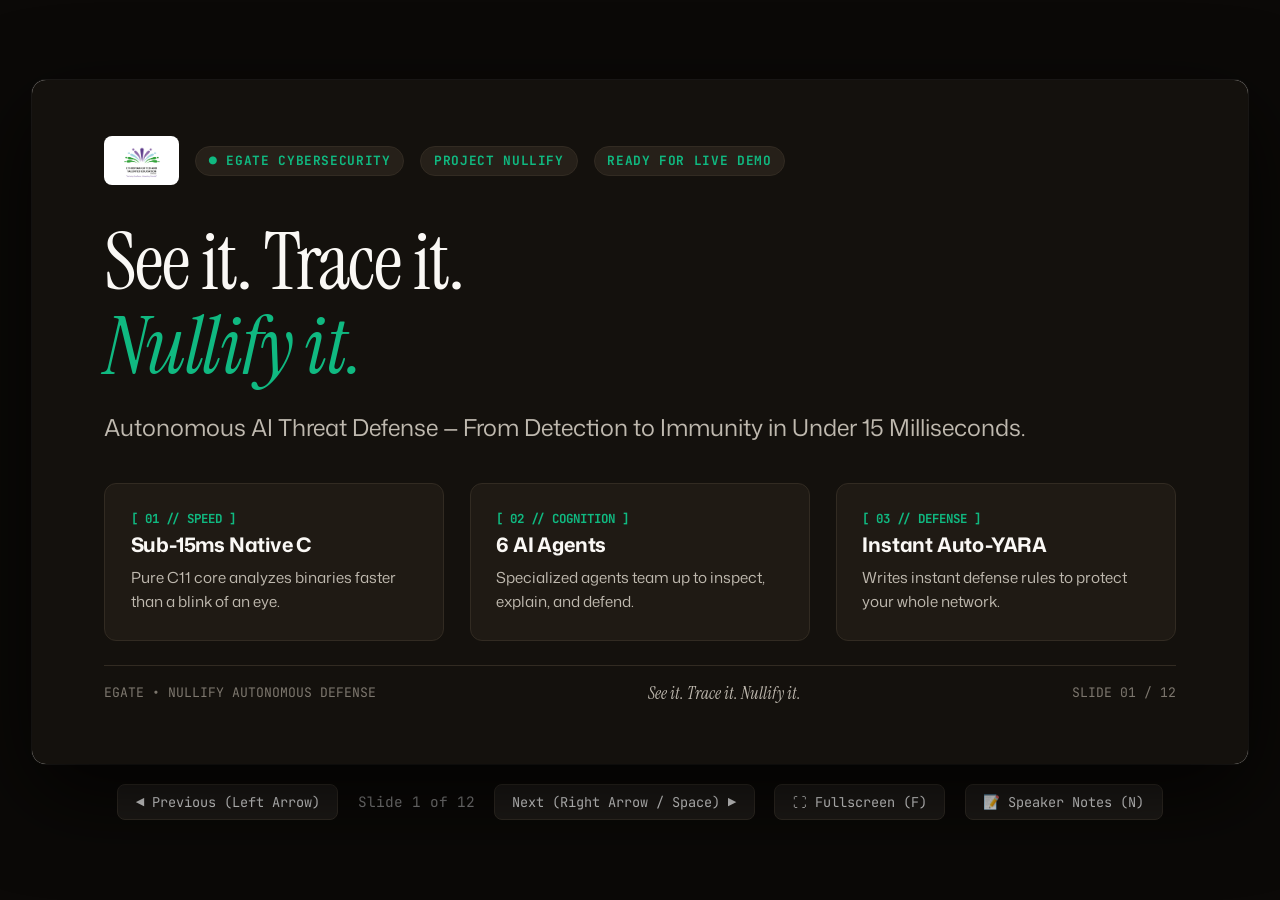
<file: presentation/index.html>
<!DOCTYPE html>
<html lang="en">
<head>
  <meta charset="UTF-8">
  <meta name="viewport" content="width=device-width, initial-scale=1.0">
  <title>EGATE &amp; NULLIFY — Presentation to the Judges</title>
  <link rel="preconnect" href="https://fonts.googleapis.com">
  <link rel="preconnect" href="https://fonts.gstatic.com" crossorigin>
  <link href="https://fonts.googleapis.com/css2?family=Instrument+Serif:ital@0;1&family=Mona+Sans:ital,wght@0,200..900;1,200..900&family=JetBrains+Mono:wght@400;500;600;700&display=swap" rel="stylesheet">
  <style>
    :root {
      --bg-cream: #fbf8f3;
      --bg-charcoal: #14110d;
      --bg-dark-card: #1f1a14;
      --bg-white: #ffffff;
      --bg-card-subtle: #f5f1ea;
      
      --text-dark: #14110d;
      --text-muted: #555048;
      --text-subtle: #827c73;
      
      --text-light: #faf8f5;
      --text-light-muted: #bfb9af;
      --text-light-subtle: #7d776e;
      
      --border-light: #e2dcd2;
      --border-dark: #322b22;
      
      --accent-emerald: #10b981;
      --accent-emerald-dark: #059669;
      --accent-emerald-bg: #ecfdf5;
      
      --accent-crimson: #dc2626;
      --accent-crimson-bg: #fef2f2;
      
      --accent-amber: #d97706;
      --accent-amber-bg: #fffbeb;
      
      --accent-blue: #2563eb;
      --accent-blue-bg: #eff6ff;

      --font-display: 'Instrument Serif', Georgia, serif;
      --font-heading: 'Mona Sans', -apple-system, BlinkMacSystemFont, sans-serif;
      --font-body: 'Mona Sans', -apple-system, BlinkMacSystemFont, sans-serif;
      --font-mono: 'JetBrains Mono', monospace;
    }

    * {
      box-sizing: border-box;
      margin: 0;
      padding: 0;
    }

    body {
      background-color: #0b0907;
      color: var(--text-dark);
      font-family: var(--font-body);
      overflow: hidden;
      height: 100vh;
      display: flex;
      flex-direction: column;
      align-items: center;
      justify-content: center;
    }

    /* 16:9 Presentation Frame */
    .deck-container {
      position: relative;
      width: 95vw;
      height: 53.43vw;
      max-width: 1440px;
      max-height: 810px;
      background: var(--bg-cream);
      box-shadow: 0 30px 90px rgba(0, 0, 0, 0.75), 0 0 0 1px rgba(255, 255, 255, 0.08);
      border-radius: 14px;
      overflow: hidden;
      display: flex;
      flex-direction: column;
    }

    .slide {
      position: absolute;
      top: 0;
      left: 0;
      width: 100%;
      height: 100%;
      padding: 3.5rem 4.5rem 3.8rem;
      display: none;
      flex-direction: column;
      opacity: 0;
      transform: scale(0.99);
      transition: opacity 0.25s ease, transform 0.25s ease;
    }

    .slide.active {
      display: flex;
      opacity: 1;
      transform: scale(1);
      z-index: 2;
    }

    .slide.dark-theme {
      background: var(--bg-charcoal);
      color: var(--text-light);
    }

    .slide.light-theme {
      background: var(--bg-cream);
      color: var(--text-dark);
    }

    .slide-header {
      margin-bottom: 1.8rem;
    }

    .slide-kicker {
      font-family: var(--font-mono);
      font-size: 0.95rem;
      font-weight: 700;
      letter-spacing: 0.1em;
      text-transform: uppercase;
      color: var(--accent-emerald-dark);
      margin-bottom: 0.4rem;
      display: flex;
      align-items: center;
      gap: 0.5rem;
    }

    .slide.dark-theme .slide-kicker {
      color: var(--accent-emerald);
    }

    .slide-title {
      font-family: var(--font-display);
      font-size: 3.1rem;
      font-weight: 400;
      line-height: 1.1;
      letter-spacing: -0.02em;
    }

    .slide.dark-theme .slide-title {
      color: var(--text-light);
    }

    .slide.light-theme .slide-title {
      color: var(--text-dark);
    }

    .slide-footer {
      margin-top: auto;
      padding-top: 1rem;
      border-top: 1px solid var(--border-light);
      display: flex;
      justify-content: space-between;
      align-items: center;
      font-family: var(--font-mono);
      font-size: 0.82rem;
      color: var(--text-subtle);
    }

    .slide.dark-theme .slide-footer {
      border-top-color: var(--border-dark);
      color: var(--text-light-subtle);
    }

    .footer-motto {
      font-family: var(--font-display);
      font-style: italic;
      font-size: 1.05rem;
      color: var(--text-muted);
    }

    .slide.dark-theme .footer-motto {
      color: var(--text-light-muted);
    }

    .grid-3 {
      display: grid;
      grid-template-columns: repeat(3, 1fr);
      gap: 1.6rem;
      flex: 1;
    }

    .grid-2 {
      display: grid;
      grid-template-columns: repeat(2, 1fr);
      gap: 1.8rem;
      flex: 1;
    }

    .bento-card {
      background: var(--bg-white);
      border: 1px solid var(--border-light);
      border-radius: 12px;
      padding: 1.6rem;
      display: flex;
      flex-direction: column;
      position: relative;
    }

    .slide.dark-theme .bento-card {
      background: var(--bg-dark-card);
      border-color: var(--border-dark);
    }

    .bento-card.dark-card {
      background: var(--bg-charcoal);
      border-color: var(--border-dark);
      color: var(--text-light);
    }

    .badge {
      display: inline-flex;
      align-items: center;
      padding: 0.35rem 0.8rem;
      border-radius: 9999px;
      font-family: var(--font-mono);
      font-size: 0.8rem;
      font-weight: 700;
      letter-spacing: 0.05em;
      text-transform: uppercase;
      width: fit-content;
      margin-bottom: 0.8rem;
    }

    .badge-dark    { background: #262019; color: var(--accent-emerald); border: 1px solid var(--border-dark); }
    .badge-emerald { background: var(--accent-emerald-bg); color: var(--accent-emerald-dark); border: 1px solid #a7f3d0; }
    .badge-crimson { background: var(--accent-crimson-bg); color: var(--accent-crimson); border: 1px solid #fecaca; }
    .badge-amber   { background: var(--accent-amber-bg); color: var(--accent-amber); border: 1px solid #fde68a; }
    .badge-blue    { background: var(--accent-blue-bg); color: var(--accent-blue); border: 1px solid #bfdbfe; }

    .stat-hero {
      font-family: var(--font-display);
      font-size: 3.2rem;
      font-weight: 400;
      line-height: 1;
      margin-bottom: 0.4rem;
    }

    .card-title {
      font-family: var(--font-heading);
      font-size: 1.35rem;
      font-weight: 700;
      letter-spacing: -0.01em;
      margin-bottom: 0.5rem;
      color: var(--text-dark);
    }

    .slide.dark-theme .card-title {
      color: var(--text-light);
    }

    .card-body {
      font-size: 1.02rem;
      line-height: 1.55;
      color: var(--text-muted);
    }

    .slide.dark-theme .card-body {
      color: var(--text-light-muted);
    }

    .comp-row {
      display: grid;
      grid-template-columns: 2.2fr 1.2fr 1.8fr 2fr;
      padding: 0.85rem 1rem;
      font-family: var(--font-mono);
      font-size: 0.92rem;
      border-bottom: 1px solid var(--border-light);
      align-items: center;
    }

    .comp-row.header {
      font-weight: 700;
      color: var(--text-dark);
      border-bottom: 2px solid var(--border-light);
    }

    .comp-row.highlight {
      background: rgba(16, 185, 129, 0.06);
      color: var(--accent-emerald-dark);
      font-weight: 700;
      border-radius: 6px;
    }

    pre code {
      font-family: var(--font-mono);
      font-size: 0.92rem;
      line-height: 1.5;
      color: #cfc8be;
      display: block;
      white-space: pre-wrap;
    }

    .deck-controls {
      margin-top: 1.2rem;
      display: flex;
      align-items: center;
      gap: 1.2rem;
      font-family: var(--font-mono);
      font-size: 0.9rem;
      color: #888;
    }

    .ctrl-btn {
      background: #1e1b18;
      color: #eee;
      border: 1px solid #332d26;
      padding: 0.5rem 1.1rem;
      border-radius: 8px;
      cursor: pointer;
      font-family: inherit;
      font-size: 0.85rem;
      transition: all 0.2s;
    }

    .ctrl-btn:hover {
      background: #2d2822;
      color: #fff;
      border-color: #4a4237;
    }

    .notes-drawer {
      position: fixed;
      bottom: 25px;
      right: 25px;
      width: 440px;
      max-height: 380px;
      background: #14110d;
      border: 1px solid #322b22;
      border-radius: 10px;
      padding: 1.4rem;
      box-shadow: 0 20px 50px rgba(0,0,0,0.85);
      color: #e0dcd5;
      font-size: 0.95rem;
      line-height: 1.6;
      overflow-y: auto;
      display: none;
      z-index: 100;
    }

    .notes-drawer.open {
      display: block;
    }

    .notes-header {
      display: flex;
      justify-content: space-between;
      align-items: center;
      margin-bottom: 0.8rem;
      padding-bottom: 0.5rem;
      border-bottom: 1px solid #2e2820;
      font-family: var(--font-mono);
      font-size: 0.8rem;
      color: var(--accent-emerald);
      font-weight: 700;
    }
  </style>
</head>
<body>

  <div class="deck-container" id="deckContainer">

    <!-- SLIDE 1: COVER (ONLY EGATE LOGO, PROPORTIONAL) -->
    <div class="slide dark-theme active" data-slide="1">
      <div style="display: flex; align-items: center; gap: 1rem; margin-bottom: 2.2rem;">
        <div style="background: #ffffff; padding: 0.4rem 0.9rem; border-radius: 8px; display: inline-flex; align-items: center;">
          <img src="assets/egate_logo.png" alt="EGATE Logo" style="height: 36px; width: auto; object-fit: contain;">
        </div>
        <span class="badge badge-dark" style="margin-bottom: 0;">● EGATE CYBERSECURITY</span>
        <span class="badge badge-dark" style="margin-bottom: 0;">PROJECT NULLIFY</span>
        <span class="badge badge-dark" style="margin-bottom: 0;">READY FOR LIVE DEMO</span>
      </div>

      <div style="margin-bottom: 2.5rem;">
        <h1 class="slide-title" style="font-size: 5rem; line-height: 1.05;">
          See it. Trace it.<br>
          <em style="color: var(--accent-emerald);">Nullify it.</em>
        </h1>
        <p style="font-size: 1.45rem; color: var(--text-light-muted); margin-top: 1.4rem; max-width: 980px; line-height: 1.4;">
          Autonomous AI Threat Defense — From Detection to Immunity in Under 15 Milliseconds.
        </p>
      </div>

      <div class="grid-3" style="margin-top: auto; margin-bottom: 1.5rem;">
        <div class="bento-card">
          <div style="font-family: var(--font-mono); font-size: 0.78rem; color: var(--accent-emerald); font-weight: 700;">[ 01 // SPEED ]</div>
          <div class="card-title" style="font-size: 1.25rem; margin-top: 0.2rem;">Sub-15ms Native C</div>
          <div class="card-body" style="font-size: 0.95rem;">Pure C11 core analyzes binaries faster than a blink of an eye.</div>
        </div>
        <div class="bento-card">
          <div style="font-family: var(--font-mono); font-size: 0.78rem; color: var(--accent-emerald); font-weight: 700;">[ 02 // COGNITION ]</div>
          <div class="card-title" style="font-size: 1.25rem; margin-top: 0.2rem;">6 AI Agents</div>
          <div class="card-body" style="font-size: 0.95rem;">Specialized agents team up to inspect, explain, and defend.</div>
        </div>
        <div class="bento-card">
          <div style="font-family: var(--font-mono); font-size: 0.78rem; color: var(--accent-emerald); font-weight: 700;">[ 03 // DEFENSE ]</div>
          <div class="card-title" style="font-size: 1.25rem; margin-top: 0.2rem;">Instant Auto-YARA</div>
          <div class="card-body" style="font-size: 0.95rem;">Writes instant defense rules to protect your whole network.</div>
        </div>
      </div>

      <div class="slide-footer">
        <span>EGATE &bull; NULLIFY AUTONOMOUS DEFENSE</span>
        <span class="footer-motto">See it. Trace it. Nullify it.</span>
        <span>SLIDE 01 / 12</span>
      </div>

      <div class="slide-notes-raw" style="display:none;">
Good morning, judges. Today we present NULLIFY, developed in partnership with EGATE Cybersecurity.
Our mission is simple: 'See it. Trace it. Nullify it.'
In modern cybersecurity, speed is everything. By the time a traditional security tool opens a file and spins up a sandbox, the damage is already done.
Nullify combines the raw speed of native C code with six autonomous AI agents. It catches zero-day malware and writes ready-to-use defense rules in under 15 milliseconds.
Let's start by introducing the vision behind EGATE and Nullify.
      </div>
    </div>

    <!-- SLIDE 2: LOGO / BRAND IDENTITY PAGE -->
    <div class="slide light-theme" data-slide="2">
      <div class="slide-header">
        <div class="slide-kicker">01 // BRAND IDENTITY</div>
        <h2 class="slide-title">EGATE &amp; Nullify: Built for Sovereign Security</h2>
      </div>

      <div class="grid-2">
        <div class="bento-card" style="align-items: center; justify-content: center; padding: 2.5rem; text-align: center;">
          <img src="assets/egate_logo.png" alt="EGATE Logo Showcase" style="max-width: 320px; width: 100%; height: auto; object-fit: contain; margin-bottom: 1.5rem;">
          <div style="font-family: var(--font-mono); font-weight: 700; color: var(--accent-emerald-dark); font-size: 1.1rem;">
            EGATE CYBERSECURITY GATEWAY
          </div>
          <div style="font-size: 0.95rem; color: var(--text-muted); margin-top: 0.3rem;">
            Next-Generation Autonomous Threat Defense
          </div>
        </div>

        <div class="bento-card" style="padding: 2.2rem; justify-content: center; gap: 1.4rem;">
          <div>
            <div class="card-title" style="font-size: 1.35rem;">[ 01 ] The Gateway: EGATE</div>
            <div class="card-body">The zero-trust gatekeeper standing at the perimeter. Every executable, script, and document must pass through the EGATE before execution is permitted.</div>
          </div>
          <div>
            <div class="card-title" style="font-size: 1.35rem;">[ 02 ] The Engine: NULLIFY</div>
            <div class="card-body">The autonomous algorithmic brain. Built to reduce threat dwell time, attacker lateral movement, and incident triage latency to absolute zero (Nullify).</div>
          </div>
          <div>
            <div class="card-title" style="font-size: 1.35rem;">[ 03 ] Visual Symbology</div>
            <div class="card-body">Emerald Green represents active immunity and verified execution health. Obsidian Charcoal represents air-gapped sovereign privacy. Precision geometry represents mathematical certainty.</div>
          </div>
        </div>
      </div>

      <div class="slide-footer">
        <span>EGATE &bull; NULLIFY AUTONOMOUS DEFENSE</span>
        <span class="footer-motto">See it. Trace it. Nullify it.</span>
        <span>SLIDE 02 / 12</span>
      </div>

      <div class="slide-notes-raw" style="display:none;">
On this slide, we introduce our brand identity: EGATE and Nullify.
The EGATE logo represents the secure perimeter gateway. In a zero-trust organization, no binary runs until the gateway inspects it.
Nullify is the autonomous algorithmic engine inside the gateway. It exists to reduce threat dwell time to zero.
Our design uses emerald green for active health and obsidian charcoal for air-gapped privacy.
Now let's examine the acute problem modern security teams face.
      </div>
    </div>

    <!-- SLIDE 3: THE PROBLEM -->
    <div class="slide light-theme" data-slide="3">
      <div class="slide-header">
        <div class="slide-kicker">02 // THE PROBLEM</div>
        <h2 class="slide-title">Traditional Antivirus Can't Keep Up</h2>
      </div>

      <div class="grid-3" style="margin-bottom: 1.5rem;">
        <div class="bento-card">
          <span class="badge badge-crimson">[ CHALLENGE 01 ]</span>
          <div class="card-title">New Malware is Invisible</div>
          <div class="card-body">Traditional antivirus checks for known hashes. But attackers constantly change their code, so signature blacklists fail on day one.</div>
          <div style="margin-top: auto; padding-top: 1rem;">
            <div style="font-family: var(--font-mono); font-size: 0.85rem; color: var(--accent-crimson); font-weight: 600;">450,000+ new attacks every day</div>
          </div>
        </div>

        <div class="bento-card">
          <span class="badge badge-amber">[ CHALLENGE 02 ]</span>
          <div class="card-title">Sandboxes are Too Slow</div>
          <div class="card-body">Testing a file in a virtual machine takes 5 to 15 minutes. Firewalls and email filters cannot put live traffic on hold that long.</div>
          <div style="margin-top: auto; padding-top: 1rem;">
            <div style="font-family: var(--font-mono); font-size: 0.85rem; color: var(--accent-amber); font-weight: 600;">15-minute delay is dangerous</div>
          </div>
        </div>

        <div class="bento-card">
          <span class="badge badge-blue">[ CHALLENGE 03 ]</span>
          <div class="card-title">Security Tools Crash</div>
          <div class="card-body">Most open-source security tools are written in Python. When thousands of files hit at once, they lag, freeze, and run out of memory.</div>
          <div style="margin-top: auto; padding-top: 1rem;">
            <div style="font-family: var(--font-mono); font-size: 0.85rem; color: var(--accent-blue); font-weight: 600;">Python runtime bottlenecks</div>
          </div>
        </div>
      </div>

      <div class="bento-card" style="background: var(--bg-card-subtle); padding: 1rem 1.5rem; flex: none;">
        <span style="font-family: var(--font-mono); font-weight: 700; color: var(--accent-crimson); font-size: 0.95rem;">THE REALITY: </span>
        <span style="font-size: 1.05rem; color: var(--text-dark); font-weight: 600;">Organizations are forced to choose between fast but blind antivirus, or slow 15-minute sandboxes.</span>
      </div>

      <div class="slide-footer">
        <span>EGATE &bull; NULLIFY AUTONOMOUS DEFENSE</span>
        <span class="footer-motto">See it. Trace it. Nullify it.</span>
        <span>SLIDE 03 / 12</span>
      </div>

      <div class="slide-notes-raw" style="display:none;">
Every security team faces three huge problems today:
1. New malware is invisible: 450,000 variants a day make static hashes obsolete.
2. Sandboxes take 15 minutes to run a single test. Real-time traffic can't wait that long.
3. Most modern tools use Python, which locks up and crashes under heavy traffic.
Nullify changes this completely.
      </div>
    </div>

    <!-- SLIDE 4: THE SOLUTION -->
    <div class="slide light-theme" data-slide="4">
      <div class="slide-header">
        <div class="slide-kicker">03 // THE SOLUTION</div>
        <h2 class="slide-title">Nullify: Real-Time Autonomous Defense</h2>
      </div>

      <div class="grid-2">
        <div class="bento-card" style="padding: 2.2rem; justify-content: space-around;">
          <div>
            <span class="badge badge-emerald">[ SPEED ]</span>
            <div class="card-title" style="font-size: 1.45rem;">Sub-Millisecond Native C Triage</div>
            <div class="card-body">We rewrote heavy file inspection in pure C. It analyzes binaries in under 15 milliseconds — fast enough for live network firewalls.</div>
          </div>
          <div>
            <span class="badge badge-blue">[ COGNITION ]</span>
            <div class="card-title" style="font-size: 1.45rem;">6 Specialized Autonomous Agents</div>
            <div class="card-body">Instead of a single clumsy chatbot, six focused agents handle file headers, code patterns, behavioral logs, and threat reasoning.</div>
          </div>
          <div>
            <span class="badge badge-amber">[ ACTION ]</span>
            <div class="card-title" style="font-size: 1.45rem;">Instant Auto-Defense &amp; YARA</div>
            <div class="card-body">Nullify doesn't just alert you. It automatically writes an enterprise YARA rule so you can block the threat across your entire network.</div>
          </div>
        </div>

        <div style="display: flex; flex-direction: column; gap: 1.4rem;">
          <div class="bento-card" style="flex: 1; justify-content: center;">
            <div class="stat-hero" style="color: var(--accent-emerald-dark);">&lt; 15 ms</div>
            <div class="card-title">Full Triage Speed</div>
            <div class="card-body">Analysis completed in milliseconds.</div>
          </div>
          <div class="bento-card" style="flex: 1; justify-content: center;">
            <div class="stat-hero" style="color: var(--accent-blue);">500x Faster</div>
            <div class="card-title">C-Core Performance</div>
            <div class="card-body">Native C engine vs standard Python libraries.</div>
          </div>
          <div class="bento-card" style="flex: 1; justify-content: center;">
            <div class="stat-hero" style="color: var(--accent-amber);">100% Local</div>
            <div class="card-title">Zero Cloud Leakage</div>
            <div class="card-body">Operates offline and air-gapped with zero data exposure.</div>
          </div>
        </div>
      </div>

      <div class="slide-footer">
        <span>EGATE &bull; NULLIFY AUTONOMOUS DEFENSE</span>
        <span class="footer-motto">See it. Trace it. Nullify it.</span>
        <span>SLIDE 04 / 12</span>
      </div>

      <div class="slide-notes-raw" style="display:none;">
Here is how Nullify works:
1. It is fast: We moved the heavy lifting to pure C. It analyzes files in under 15 milliseconds.
2. It is accurate: Six focused AI agents collaborate to trace the file's behavior.
3. It takes action: It writes ready-to-deploy defense rules immediately.
No waiting 15 minutes for a sandbox. No leaking sensitive files to cloud APIs.
      </div>
    </div>

    <!-- SLIDE 5: HOW THE 6 AGENTS WORK (CLEAN 2 STAGES, NO EXTRA PHOTOS) -->
    <div class="slide light-theme" data-slide="5">
      <div class="slide-header">
        <div class="slide-kicker">04 // ARCHITECTURE</div>
        <h2 class="slide-title">How the 6 AI Agents Work Together</h2>
      </div>

      <div class="grid-2">
        <div class="bento-card" style="padding: 2.2rem; justify-content: space-between;">
          <span class="badge badge-emerald">[ STAGE 1: NATIVE C SPEED ]</span>
          <div style="margin-bottom: 2rem;">
            <div class="card-title" style="font-size: 1.4rem;">Agent 1: Triage Agent</div>
            <div class="card-body">Checks magic bytes, verifies PE/ELF headers, and streams MD5, SHA-1, and SHA-256 hashes in a single pass in under 1 millisecond.</div>
          </div>

          <div>
            <div class="card-title" style="font-size: 1.4rem;">Agent 2: Static Analysis Agent</div>
            <div class="card-body">Traverses Windows PE Import Directory directly in memory. Detects dangerous APIs (memory injection, keylogging) and backdoor registry keys in 0.1ms.</div>
          </div>
        </div>

        <div class="bento-card" style="padding: 2.2rem; justify-content: space-between;">
          <span class="badge badge-blue">[ STAGE 2: AI COGNITION &amp; DEFENSE ]</span>
          <div style="display: flex; flex-direction: column; gap: 1.2rem;">
            <div>
              <div class="card-title" style="font-size: 1.25rem;">Agent 3: Behavioral Agent</div>
              <div class="card-body" style="font-size: 0.98rem;">Traces process execution trees and correlates Windows Sysmon logs.</div>
            </div>
            <div>
              <div class="card-title" style="font-size: 1.25rem;">Agent 4: Classification Agent</div>
              <div class="card-body" style="font-size: 0.98rem;">Scores 2,381 features using an ML model trained on 1.1 million binaries.</div>
            </div>
            <div>
              <div class="card-title" style="font-size: 1.25rem;">Agent 5: Reasoning Agent</div>
              <div class="card-body" style="font-size: 0.98rem;">Explains *why* the file is malicious in plain English for security analysts.</div>
            </div>
            <div>
              <div class="card-title" style="font-size: 1.25rem;">Agent 6: Defense Agent</div>
              <div class="card-body" style="font-size: 0.98rem;">Automatically writes a clean, syntax-validated YARA rule to block it.</div>
            </div>
          </div>
        </div>
      </div>

      <div class="slide-footer">
        <span>EGATE &bull; NULLIFY AUTONOMOUS DEFENSE</span>
        <span class="footer-motto">See it. Trace it. Nullify it.</span>
        <span>SLIDE 05 / 12</span>
      </div>

      <div class="slide-notes-raw" style="display:none;">
Notice how our agents are structured:
Stage 1 handles raw speed: Triage and Static Analysis run in native C code. They take less than a millisecond to dissect headers, hashes, and imports.
Stage 2 handles intelligence: Behavioral analysis, 2,381-feature machine learning, human-readable reasoning, and automatic YARA rule generation.
Each agent does one job perfectly.
      </div>
    </div>

    <!-- SLIDE 6: NATIVE C CODE -->
    <div class="slide light-theme" data-slide="6">
      <div class="slide-header">
        <div class="slide-kicker">05 // PERFORMANCE BREAKTHROUGH</div>
        <h2 class="slide-title">The Secret to Our Speed: Native C Code</h2>
      </div>

      <div class="grid-3" style="margin-bottom: 1.5rem;">
        <div class="bento-card">
          <span class="badge badge-emerald">[ ENGINE // 01 ]</span>
          <div class="stat-hero" style="color: var(--accent-emerald-dark);">500x</div>
          <div class="card-title">PE Import Parsing</div>
          <div style="font-family: var(--font-mono); font-size: 0.85rem; color: var(--accent-emerald-dark); font-weight: 700; margin-bottom: 0.6rem;">Python: 50ms &rarr; C: 0.1ms</div>
          <div class="card-body">Reads executable import tables directly in memory without slow Python libraries.</div>
        </div>

        <div class="bento-card">
          <span class="badge badge-blue">[ ENGINE // 02 ]</span>
          <div class="stat-hero" style="color: var(--accent-blue);">18x</div>
          <div class="card-title">Pattern Scanner</div>
          <div style="font-family: var(--font-mono); font-size: 0.85rem; color: var(--accent-blue); font-weight: 700; margin-bottom: 0.6rem;">Python: 15.4ms &rarr; C: 0.8ms</div>
          <div class="card-body">Finds hidden registry keys, download cradles, and backdoor strings in a single pass.</div>
        </div>

        <div class="bento-card">
          <span class="badge badge-amber">[ ENGINE // 03 ]</span>
          <div class="stat-hero" style="color: var(--accent-amber);">8x</div>
          <div class="card-title">File Multi-Hashing</div>
          <div style="font-family: var(--font-mono); font-size: 0.85rem; color: var(--accent-amber); font-weight: 700; margin-bottom: 0.6rem;">Python: 8.9ms &rarr; C: 1.1ms</div>
          <div class="card-body">Streams 64KB blocks, updating MD5, SHA-1, and SHA-256 at the exact same time.</div>
        </div>
      </div>

      <div class="bento-card" style="background: var(--bg-card-subtle); padding: 1rem 1.5rem; flex: none;">
        <span style="font-family: var(--font-mono); font-weight: 700; color: var(--accent-emerald-dark); font-size: 0.95rem;">ZERO EXTERNAL DEPENDENCIES: </span>
        <span style="font-size: 1.02rem; color: var(--text-dark);">Pure C11 (-O3) with built-in RFC 3174 SHA-1 and MD5. No OpenSSL link errors, plus automatic Python fallback.</span>
      </div>

      <div class="slide-footer">
        <span>EGATE &bull; NULLIFY AUTONOMOUS DEFENSE</span>
        <span class="footer-motto">See it. Trace it. Nullify it.</span>
        <span>SLIDE 06 / 12</span>
      </div>

      <div class="slide-notes-raw" style="display:none;">
Why is Nullify so fast? Because we identified the slowest parts of Python security tools and rewrote them in native C.
- Parsing Windows PE imports used to take 50 milliseconds. In C, it takes 0.1 milliseconds. That is over 500x faster.
- Pattern scanning is 18x faster.
- Concurrent file hashing is 8x faster.
And we built it with zero external C dependencies — no OpenSSL link issues, no memory leaks.
      </div>
    </div>

    <!-- SLIDE 7: MACHINE LEARNING -->
    <div class="slide light-theme" data-slide="7">
      <div class="slide-header">
        <div class="slide-kicker">06 // MACHINE LEARNING</div>
        <h2 class="slide-title">Trained on 1.1 Million Real Binaries</h2>
      </div>

      <div class="grid-3">
        <div class="bento-card" style="padding: 2.2rem;">
          <span class="badge badge-emerald">[ FEATURE SPACE ]</span>
          <div class="card-title" style="font-size: 1.5rem; margin-top: 0.6rem;">2,381 Features Analyzed</div>
          <div class="card-body" style="font-size: 1.05rem; margin-top: 0.8rem;">Nullify analyzes 2,381 unique characteristics of each file: byte randomness (entropy), printable strings, section sizes, and header anomalies.</div>
        </div>

        <div class="bento-card" style="padding: 2.2rem;">
          <span class="badge badge-blue">[ VALIDATION ]</span>
          <div class="card-title" style="font-size: 1.5rem; margin-top: 0.6rem;">99.9% Proven Accuracy</div>
          <div class="card-body" style="font-size: 1.05rem; margin-top: 0.8rem;">Trained on 1.1 million verified benign and malicious files from the EMBER benchmark. Gradient-boosted trees classify threats without hallucinating.</div>
        </div>

        <div class="bento-card" style="padding: 2.2rem;">
          <span class="badge badge-amber">[ SMART GUARD ]</span>
          <div class="card-title" style="font-size: 1.5rem; margin-top: 0.6rem;">Zero False Alarms on Linux</div>
          <div class="card-body" style="font-size: 1.05rem; margin-top: 0.8rem;">Most antivirus tools trigger false alarms on Linux files because they try to force Windows rules. Nullify detects file types accurately so safe code isn't flagged.</div>
        </div>
      </div>

      <div class="slide-footer">
        <span>EGATE &bull; NULLIFY AUTONOMOUS DEFENSE</span>
        <span class="footer-motto">See it. Trace it. Nullify it.</span>
        <span>SLIDE 07 / 12</span>
      </div>

      <div class="slide-notes-raw" style="display:none;">
A lot of security AI projects use large language models that make uncalibrated guesses.
Nullify uses proven gradient-boosted trees trained on 1.1 million files from the EMBER benchmark.
We look at 2,381 structural features. And we engineered a specific Linux guard so non-Windows binaries never trigger false positives.
      </div>
    </div>

    <!-- SLIDE 8: ACTIVE DEFENSE & YARA -->
    <div class="slide light-theme" data-slide="8">
      <div class="slide-header">
        <div class="slide-kicker">07 // ACTIVE DEFENSE</div>
        <h2 class="slide-title">From Threat Detection to Immunity in Seconds</h2>
      </div>

      <div class="grid-2">
        <div class="bento-card" style="padding: 2.2rem;">
          <span class="badge badge-crimson">[ AUTOMATED IMMUNITY ]</span>
          <div class="card-title" style="font-size: 1.55rem; margin-bottom: 1.2rem;">Tells You What Happened &amp; Blocks It Everywhere</div>
          
          <div style="display: flex; flex-direction: column; gap: 1rem;">
            <div>
              <div style="font-weight: 700; color: var(--text-dark); margin-bottom: 0.2rem;">• Explains the Threat Clearly</div>
              <div class="card-body">Identifies the exact techniques the attacker used (e.g. injecting code into processes or setting up secret auto-run keys).</div>
            </div>
            <div>
              <div style="font-weight: 700; color: var(--text-dark); margin-bottom: 0.2rem;">• Maps to MITRE ATT&amp;CK</div>
              <div class="card-body">Industry-standard tagging (T1055, T1547) so security teams understand the risk instantly.</div>
            </div>
            <div>
              <div style="font-weight: 700; color: var(--text-dark); margin-bottom: 0.2rem;">• Writes the Defense Rule</div>
              <div class="card-body">Generates a complete, ready-to-use YARA rule that your firewalls, EDR, and mail filters can apply right away.</div>
            </div>
          </div>
        </div>

        <div class="bento-card dark-card" style="padding: 2rem;">
          <div class="slide-kicker" style="color: var(--accent-emerald); margin-bottom: 0.4rem;">AUTO-GENERATED YARA DEFENSE RULE</div>
          <pre><code>rule Nullify_AutoDefense_Trojan {
    meta:
        description = "Auto-generated by Nullify"
        threat      = "Trojan / Backdoor"
        confidence  = "98.4%"
    strings:
        $run_key = "CurrentVersion\\Run" nocase
        $ps_exec = "powershell -enc" nocase
        $inject  = "VirtualAllocEx"
    condition:
        uint16(0) == 0x5A4D and
        filesize &lt; 5MB and
        (2 of ($*))
}</code></pre>
          <div style="margin-top: auto; padding-top: 1rem; color: var(--accent-emerald); font-weight: 600; font-size: 0.95rem;">
            ✓ Ready to push to CrowdStrike, SentinelOne, or Windows Defender.
          </div>
        </div>
      </div>

      <div class="slide-footer">
        <span>EGATE &bull; NULLIFY AUTONOMOUS DEFENSE</span>
        <span class="footer-motto">See it. Trace it. Nullify it.</span>
        <span>SLIDE 08 / 12</span>
      </div>

      <div class="slide-notes-raw" style="display:none;">
Telling an analyst 'this file is bad' is only half the job.
Nullify explains why: it maps the threat to MITRE ATT&CK tactics.
And then it writes the actual YARA rule shown on screen.
You can copy this rule and deploy it to your firewalls and endpoints in seconds.
      </div>
    </div>

    <!-- SLIDE 9: BENCHMARKS -->
    <div class="slide light-theme" data-slide="9">
      <div class="slide-header">
        <div class="slide-kicker">08 // BENCHMARKS</div>
        <h2 class="slide-title">How Nullify Compares to the Rest</h2>
      </div>

      <div class="grid-3" style="margin-bottom: 1.5rem; flex: none;">
        <div class="bento-card" style="padding: 1.4rem;">
          <div class="stat-hero" style="color: var(--accent-emerald-dark); font-size: 3rem;">13.2 ms</div>
          <div class="card-title" style="font-size: 1.2rem;">Full Triage Time</div>
          <div class="card-body" style="font-size: 0.95rem;">Complete static inspection &amp; hashing</div>
        </div>
        <div class="bento-card" style="padding: 1.4rem;">
          <div class="stat-hero" style="color: var(--accent-blue); font-size: 3rem;">75 / sec</div>
          <div class="card-title" style="font-size: 1.2rem;">Throughput Per Core</div>
          <div class="card-body" style="font-size: 0.95rem;">Millions of files processed daily</div>
        </div>
        <div class="bento-card" style="padding: 1.4rem;">
          <div class="stat-hero" style="color: var(--accent-amber); font-size: 3rem;">62 / 62</div>
          <div class="card-title" style="font-size: 1.2rem;">Automated Tests</div>
          <div class="card-body" style="font-size: 0.95rem;">100% test suite reliability</div>
        </div>
      </div>

      <div class="bento-card" style="flex: 1; padding: 1.4rem;">
        <div class="comp-row header">
          <div>Solution / Architecture</div>
          <div>Speed</div>
          <div>Detection</div>
          <div>Action Taken</div>
        </div>
        <div class="comp-row highlight">
          <div><strong>Nullify (Our System)</strong></div>
          <div><strong>13.2 ms</strong></div>
          <div><strong>Catches Zero-Days</strong></div>
          <div><strong>Auto-Writes YARA Rules</strong></div>
        </div>
        <div class="comp-row">
          <div>Traditional Antivirus</div>
          <div>5.0 ms</div>
          <div>Blind to New Malware</div>
          <div>No YARA Rules</div>
        </div>
        <div class="comp-row">
          <div>Cloud Sandboxes (Cuckoo)</div>
          <div>15 Minutes</div>
          <div>Too Slow for Routers</div>
          <div>Raw Log Dumps Only</div>
        </div>
        <div class="comp-row">
          <div>Standard Python Tools</div>
          <div>85.0 ms</div>
          <div>High Memory / Crashes</div>
          <div>Manual Scripting Required</div>
        </div>
      </div>

      <div class="slide-footer">
        <span>EGATE &bull; NULLIFY AUTONOMOUS DEFENSE</span>
        <span class="footer-motto">See it. Trace it. Nullify it.</span>
        <span>SLIDE 09 / 12</span>
      </div>

      <div class="slide-notes-raw" style="display:none;">
Look at the numbers on screen:
A cloud sandbox takes 15 minutes.
Standard Python tools take 85 milliseconds and crash under load.
Traditional antivirus is fast, but blind to new malware.
Nullify gives you the best of both: 13.2 millisecond speed, zero-day machine learning, and automated YARA rules.
      </div>
    </div>

    <!-- SLIDE 10: USER EXPERIENCE -->
    <div class="slide light-theme" data-slide="10">
      <div class="slide-header">
        <div class="slide-kicker">09 // USER EXPERIENCE</div>
        <h2 class="slide-title">Two Intuitive Ways to Use Nullify</h2>
      </div>

      <div class="grid-2">
        <div class="bento-card" style="padding: 2.2rem;">
          <span class="badge badge-emerald">[ WEB INTERFACE ]</span>
          <div class="card-title" style="font-size: 1.55rem; margin-bottom: 1.2rem;">Luxury Web Dashboard (localhost:8000)</div>
          
          <div style="display: flex; flex-direction: column; gap: 1rem;">
            <div class="card-body" style="font-size: 1.02rem;"><strong>• Drag-and-Drop Scanning:</strong> Drop any file to see real-time analysis in milliseconds.</div>
            <div class="card-body" style="font-size: 1.02rem;"><strong>• Live Confidence Radar:</strong> See risk percentage and threat family classification clearly.</div>
            <div class="card-body" style="font-size: 1.02rem;"><strong>• Built-in Demo Samples:</strong> One-click buttons to test safe trojans, ransomware, and benign files.</div>
            <div class="card-body" style="font-size: 1.02rem;"><strong>• 1-Click YARA Copy:</strong> Instantly copy auto-generated rules to your clipboard.</div>
          </div>
        </div>

        <div class="bento-card dark-card" style="padding: 2rem;">
          <span class="badge badge-dark">[ TERMINAL CLI ]</span>
          <div class="card-title" style="font-size: 1.4rem; color: var(--text-light); margin-bottom: 0.8rem;">Single-Command CLI ($ nullify)</div>
          <pre><code>$ nullify
========================================
   See it. Trace it. Nullify it.
========================================
[1] Quick Scan
[2] Deep Detonation
[3] Behavioral Log
[4] Batch Scan Folder
[5] Launch Web Console
[0] Exit

Select option: 1
> Scanning suspicious_binary.exe ...
> VERDICT: MALICIOUS (98.4% Confidence)
> Parsed in 0.1ms • YARA Rule Created!</code></pre>
        </div>
      </div>

      <div class="slide-footer">
        <span>EGATE &bull; NULLIFY AUTONOMOUS DEFENSE</span>
        <span class="footer-motto">See it. Trace it. Nullify it.</span>
        <span>SLIDE 10 / 12</span>
      </div>

      <div class="slide-notes-raw" style="display:none;">
We built Nullify with two clean interfaces:
On the left: A modern web console running at localhost:8000. Drag and drop any file, see live confidence scores, and copy YARA rules.
On the right: A single-command terminal interface. Just type 'nullify' with no confusing arguments, and an interactive menu guides you through scanning.
      </div>
    </div>

    <!-- SLIDE 11: PRIVACY & AIR-GAPPED -->
    <div class="slide light-theme" data-slide="11">
      <div class="slide-header">
        <div class="slide-kicker">10 // SECURITY &amp; PRIVACY</div>
        <h2 class="slide-title">Your Data Never Leaves Your Network</h2>
      </div>

      <div class="grid-3">
        <div class="bento-card" style="padding: 2.2rem;">
          <span class="badge badge-emerald">[ PRIVACY ]</span>
          <div class="card-title" style="font-size: 1.5rem; margin-top: 0.4rem;">100% Local Execution</div>
          <div style="font-weight: 700; color: var(--text-dark); margin: 0.4rem 0 0.8rem;">Zero Cloud Telemetry Leakage</div>
          <div class="card-body">Hospitals, defense contractors, and banks cannot upload confidential files to public cloud APIs. Nullify runs 100% on your hardware. Not a single byte is sent over the internet.</div>
        </div>

        <div class="bento-card" style="padding: 2.2rem;">
          <span class="badge badge-blue">[ INTEGRATION ]</span>
          <div class="card-title" style="font-size: 1.5rem; margin-top: 0.4rem;">SIEM &amp; SOAR Ready</div>
          <div style="font-weight: 700; color: var(--text-dark); margin: 0.4rem 0 0.8rem;">Production REST API Built In</div>
          <div class="card-body">Built with FastAPI and OpenAPI. Exposes clean REST endpoints so your security operations team can integrate it with Splunk, Microsoft Sentinel, or Cortex XSOAR in minutes.</div>
        </div>

        <div class="bento-card" style="padding: 2.2rem;">
          <span class="badge badge-amber">[ DEPLOYMENT ]</span>
          <div class="card-title" style="font-size: 1.5rem; margin-top: 0.4rem;">Air-Gapped &amp; Offline</div>
          <div style="font-weight: 700; color: var(--text-dark); margin: 0.4rem 0 0.8rem;">Docker &amp; Containerized Core</div>
          <div class="card-body">Ships as a lightweight Docker container or standalone binary. Operates seamlessly inside secure, offline, air-gapped data centers with zero external dependencies.</div>
        </div>
      </div>

      <div class="slide-footer">
        <span>EGATE &bull; NULLIFY AUTONOMOUS DEFENSE</span>
        <span class="footer-motto">See it. Trace it. Nullify it.</span>
        <span>SLIDE 11 / 12</span>
      </div>

      <div class="slide-notes-raw" style="display:none;">
In enterprise security, data privacy is non-negotiable.
When companies send files to VirusTotal or cloud sandboxes, proprietary source code and intellectual property leak out.
Nullify runs 100% on-premise. It works in air-gapped environments with zero internet access, and connects easily to Splunk or Microsoft Sentinel via our REST API.
      </div>
    </div>

    <!-- SLIDE 12: ENDING / LIVE DEMO (ONLY EGATE LOGO, PROPORTIONAL) -->
    <div class="slide dark-theme" data-slide="12">
      <div style="display: flex; align-items: center; gap: 1rem; margin-bottom: 2.2rem;">
        <div style="background: #ffffff; padding: 0.4rem 0.9rem; border-radius: 8px; display: inline-flex; align-items: center;">
          <img src="assets/egate_logo.png" alt="EGATE Logo" style="height: 36px; width: auto; object-fit: contain;">
        </div>
        <span class="badge badge-dark" style="margin-bottom: 0;">● READY FOR LIVE DEMO</span>
        <span class="badge badge-dark" style="margin-bottom: 0;">EGATE &amp; NULLIFY</span>
      </div>

      <div style="margin-bottom: 2.5rem;">
        <h1 class="slide-title" style="font-size: 5rem; line-height: 1.05;">
          Let's Run a Live Test.
        </h1>
        <p style="font-size: 1.45rem; color: var(--text-light-muted); margin-top: 1.2rem; max-width: 950px; line-height: 1.4;">
          Pick any file. Watch Nullify inspect, classify, and neutralize it in milliseconds.
        </p>
      </div>

      <div class="grid-3" style="margin-top: auto; margin-bottom: 1.5rem;">
        <div class="bento-card">
          <div style="font-family: var(--font-mono); font-size: 0.78rem; color: var(--accent-emerald); font-weight: 700;">[ 01 // PRODUCTION ]</div>
          <div class="card-title" style="color: var(--accent-emerald); font-size: 1.3rem; margin-top: 0.3rem;">Fully Functional Now</div>
          <div class="card-body">Web console, CLI, and C-engine are compiled and running live right now.</div>
        </div>
        <div class="bento-card">
          <div style="font-family: var(--font-mono); font-size: 0.78rem; color: var(--accent-emerald); font-weight: 700;">[ 02 // QUALITY ]</div>
          <div class="card-title" style="color: var(--accent-emerald); font-size: 1.3rem; margin-top: 0.3rem;">62 / 62 Tests Green</div>
          <div class="card-body">Comprehensive automated test suite guarantees zero regressions.</div>
        </div>
        <div class="bento-card">
          <div style="font-family: var(--font-mono); font-size: 0.78rem; color: var(--accent-emerald); font-weight: 700;">[ 03 // OPEN CODE ]</div>
          <div class="card-title" style="color: var(--accent-emerald); font-size: 1.3rem; margin-top: 0.3rem;">Verified on GitHub</div>
          <div class="card-body">Clean, documented, production-ready codebase ready for inspection.</div>
        </div>
      </div>

      <div class="bento-card" style="background: var(--bg-dark-card); border-color: var(--border-dark); padding: 1rem 1.6rem; flex: none;">
        <span style="font-family: var(--font-mono); font-weight: 700; color: var(--accent-emerald); font-size: 0.95rem;">TRY IT LIVE: </span>
        <span style="font-family: var(--font-mono); font-size: 0.95rem; color: var(--text-light);">Terminal: $ nullify &bull; Web: http://localhost:8000 &bull; GitHub: Nate-br/nullify</span>
      </div>

      <div class="slide-footer">
        <span>EGATE &bull; NULLIFY AUTONOMOUS DEFENSE</span>
        <span class="footer-motto">See it. Trace it. Nullify it.</span>
        <span>SLIDE 12 / 12</span>
      </div>

      <div class="slide-notes-raw" style="display:none;">
In conclusion: Nullify is not a mock-up or a slide concept. It is a live, working, tested system.
We invite the judges right now to give us any sample — a trojan, ransomware, or a safe binary — and watch Nullify classify it and generate defense rules live on screen.
Thank you, and we welcome your questions!
      </div>
    </div>

  </div>

  <div class="deck-controls">
    <button class="ctrl-btn" onclick="prevSlide()">◀ Previous (Left Arrow)</button>
    <span id="slideIndicator">Slide 1 of 12</span>
    <button class="ctrl-btn" onclick="nextSlide()">Next (Right Arrow / Space) ▶</button>
    <button class="ctrl-btn" onclick="toggleFullscreen()">⛶ Fullscreen (F)</button>
    <button class="ctrl-btn" onclick="toggleNotes()">📝 Speaker Notes (N)</button>
  </div>

  <div class="notes-drawer" id="notesDrawer">
    <div class="notes-header">
      <span>SPEAKER NOTES / TALKING POINTS</span>
      <span style="cursor:pointer;" onclick="toggleNotes()">✕</span>
    </div>
    <div id="notesContent" style="white-space: pre-wrap; font-family: var(--font-body); font-size: 0.95rem; color: #ddd;"></div>
  </div>

  <script>
    let currentSlide = 1;
    const totalSlides = 12;
    const slides = document.querySelectorAll('.slide');
    const indicator = document.getElementById('slideIndicator');
    const notesContent = document.getElementById('notesContent');
    const notesDrawer = document.getElementById('notesDrawer');

    function updateSlide() {
      slides.forEach(slide => {
        const num = parseInt(slide.getAttribute('data-slide'));
        if (num === currentSlide) {
          slide.classList.add('active');
          const rawNotes = slide.querySelector('.slide-notes-raw');
          if (rawNotes) {
            notesContent.textContent = rawNotes.textContent.trim();
          }
        } else {
          slide.classList.remove('active');
        }
      });
      indicator.textContent = `Slide ${currentSlide} of ${totalSlides}`;
    }

    function nextSlide() {
      if (currentSlide < totalSlides) {
        currentSlide++;
        updateSlide();
      }
    }

    function prevSlide() {
      if (currentSlide > 1) {
        currentSlide--;
        updateSlide();
      }
    }

    function toggleNotes() {
      notesDrawer.classList.toggle('open');
    }

    function toggleFullscreen() {
      const elem = document.getElementById('deckContainer');
      if (!document.fullscreenElement) {
        elem.requestFullscreen().catch(err => {
          alert(`Error attempting to enable full-screen: ${err.message}`);
        });
      } else {
        document.exitFullscreen();
      }
    }

    document.addEventListener('keydown', (e) => {
      if (e.key === 'ArrowRight' || e.key === ' ' || e.key === 'PageDown') {
        nextSlide();
      } else if (e.key === 'ArrowLeft' || e.key === 'PageUp') {
        prevSlide();
      } else if (e.key === 'n' || e.key === 'N') {
        toggleNotes();
      } else if (e.key === 'f' || e.key === 'F') {
        toggleFullscreen();
      }
    });

    // Initial load
    updateSlide();
  </script>
</body>
</html>
</file>
